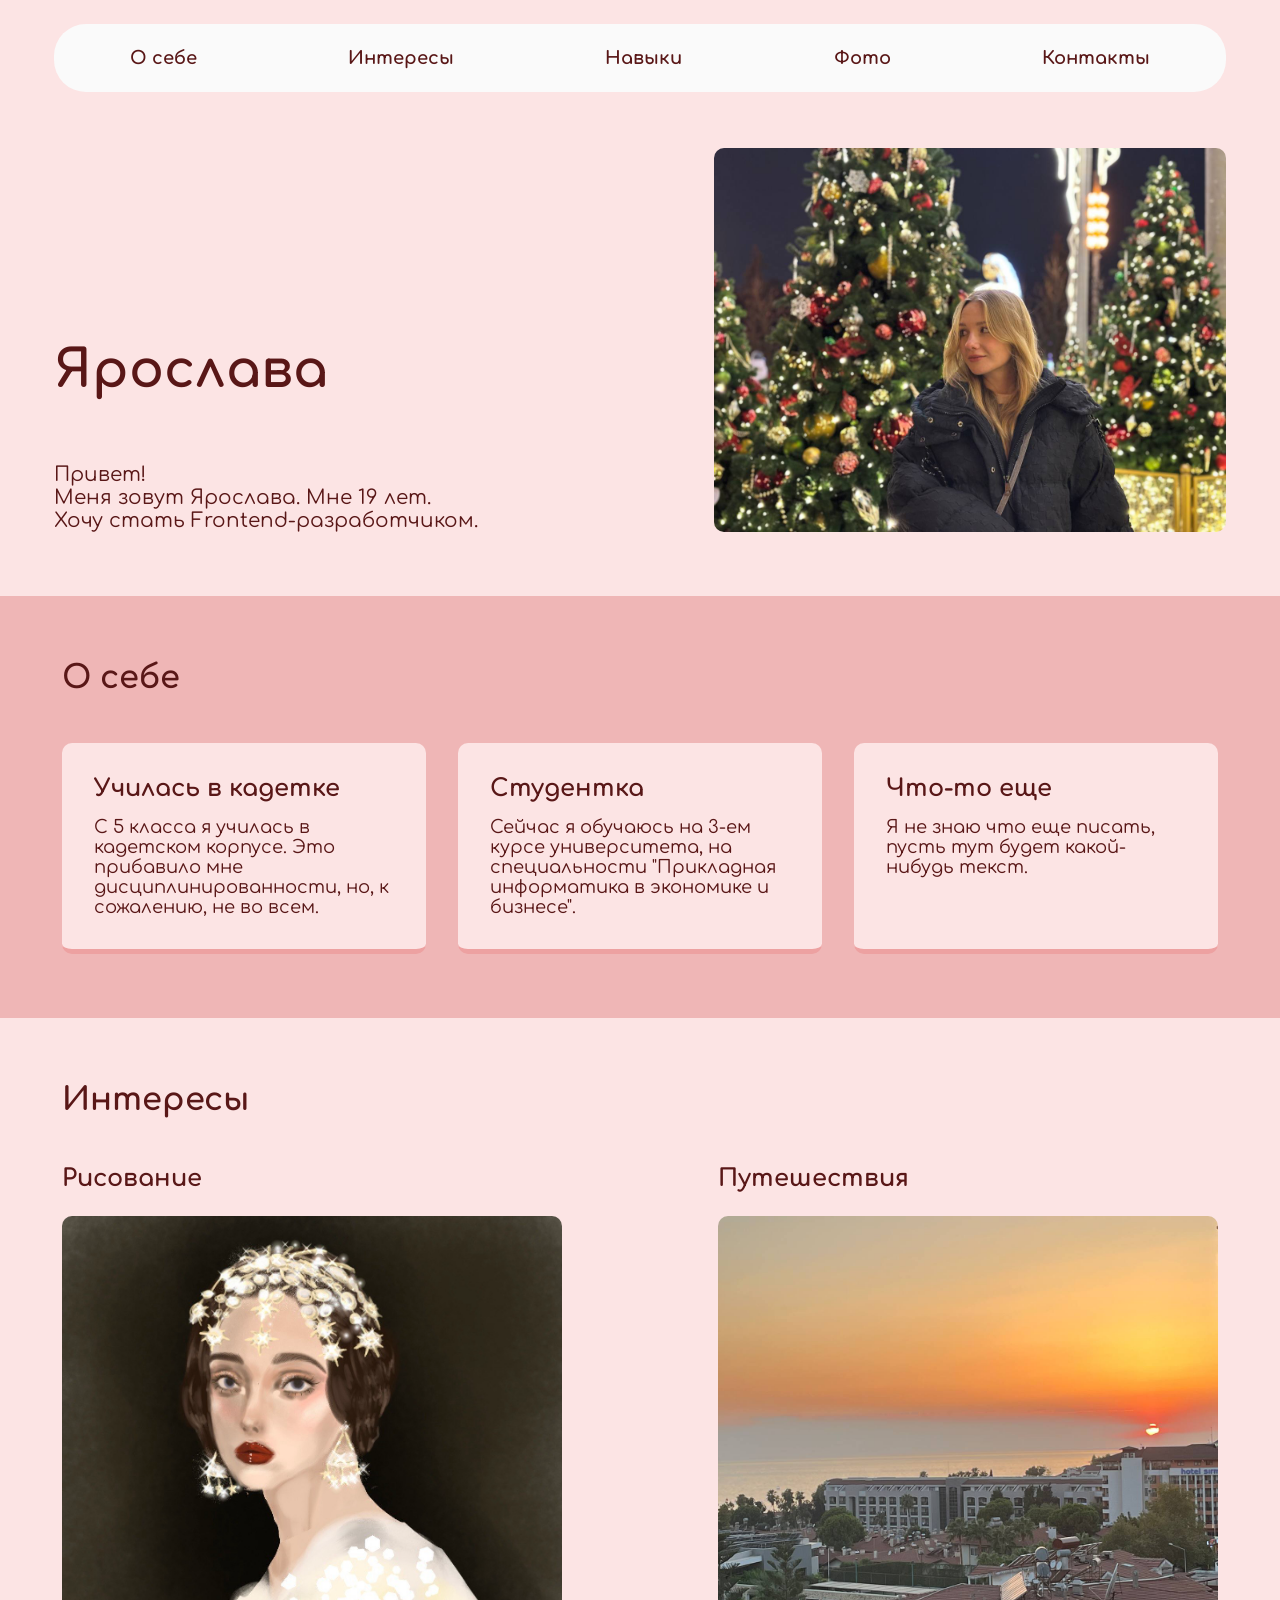
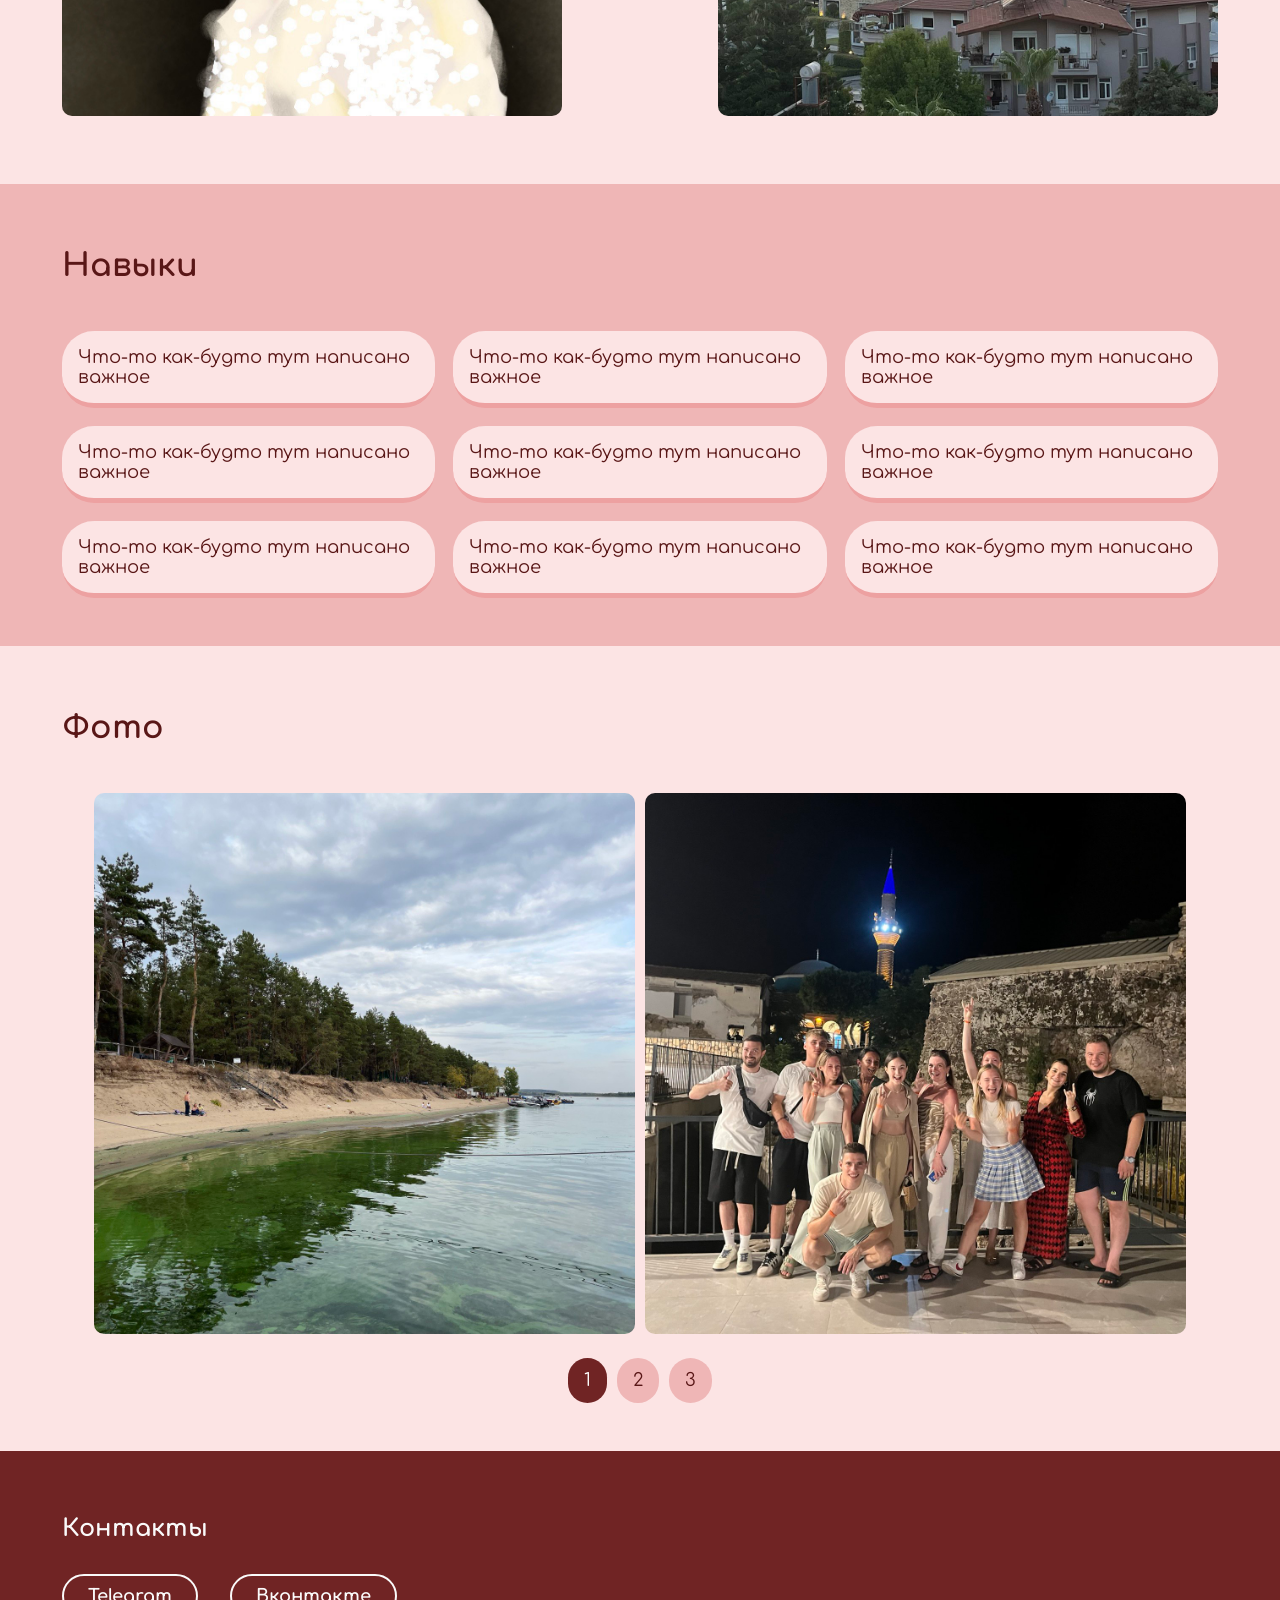
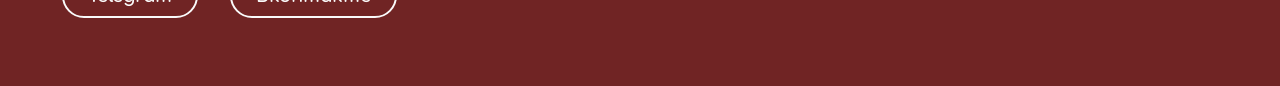
<file: index.html>
<!doctype html>
<html lang="ru">
  <head>
    <meta charset="UTF-8" />
    <meta name="viewport" content="width=device-width, initial-scale=1.0" />
    <title>Visit</title>
    <link rel="preconnect" href="https://fonts.googleapis.com" />
    <link rel="preconnect" href="https://fonts.gstatic.com" crossorigin />
    <link
      href="https://fonts.googleapis.com/css2?family=Comfortaa:wght@300..700&family=Fira+Sans:wght@400;700&display=swap"
      rel="stylesheet"
    />
    <link rel="stylesheet" href="./styles/footer.css" />
    <link rel="stylesheet" href="./styles/global.css" />
    <link rel="stylesheet" href="./styles/header.css" />
    <link rel="stylesheet" href="./styles/pages.css" />
  </head>
  <body>
    <header class="header">
      <nav>
        <ul class="menu">
          <li class="menu__item"><a href="#about">О себе</a></li>
          <li class="menu__item"><a href="#interests">Интересы</a></li>
          <li class="menu__item"><a href="#skills">Навыки</a></li>
          <li class="menu__item"><a href="#photo">Фото</a></li>
          <li class="menu__item"><a href="#footer">Контакты</a></li>
        </ul>
      </nav>
    </header>
    <main>
      <section class="me">
        <div class="me__wrapper">
          <div>
            <h1 class="me__name">Ярослава</h1>
            <div class="me__text">
              Привет! <br />Меня зовут Ярослава. Мне 19 лет. <br />Хочу стать
              Frontend-разработчиком.
            </div>
          </div>
          <img
            class="me__photo"
            src="./img/photo_2025-12-07_18-13-55.jpg"
            alt="Персональное фото"
          />
        </div>
      </section>
      <section class="about" id="about">
        <div class="about__wrapper">
          <h2 class="about__start">О себе</h2>
          <ul class="about__facts">
            <li class="about__facts__item">
              <h3>Училась в кадетке</h3>
              <div class="about__facts__text">
                С 5 класса я училась в кадетском корпусе. Это прибавило мне
                дисциплинированности, но, к сожалению, не во всем.
              </div>
            </li>
            <li class="about__facts__item">
              <h3>Студентка</h3>
              <div class="about__facts__text">
                Сейчас я обучаюсь на 3-ем курсе университета, на специальности
                "Прикладная информатика в экономике и бизнесе".
              </div>
            </li>
            <li class="about__facts__item">
              <h3>Что-то еще</h3>
              <div class="about__facts__text">
                Я не знаю что еще писать, пусть тут будет какой-нибудь текст.
              </div>
            </li>
          </ul>
        </div>
      </section>
      <section class="interests" id="interests">
        <div class="interests__wrapper">
          <h2 class="interests__start">Интересы</h2>
          <ul class="interests__points">
            <li class="interests__points__item">
              <h3 class="interests__points__text">Рисование</h3>
              <img
                class="interests__photo"
                src="./img/рисунок.jpg"
                alt="рисунок"
              />
            </li>
            <li class="interests__points__item">
              <h3 class="interests__points__text">Путешествия</h3>
              <img
                class="interests__photo"
                src="./img/турция.jpg"
                alt="рисунок"
              />
            </li>
          </ul>
        </div>
      </section>
      <section class="skills" id="skills">
        <div class="skills__wrapper">
          <h2 class="skills__start">Навыки</h2>
          <ul class="skills__points">
            <li class="skills__points__item">
              Что-то как-будто тут написано важное
            </li>
            <li class="skills__points__item">
              Что-то как-будто тут написано важное
            </li>
            <li class="skills__points__item">
              Что-то как-будто тут написано важное
            </li>
            <li class="skills__points__item">
              Что-то как-будто тут написано важное
            </li>
            <li class="skills__points__item">
              Что-то как-будто тут написано важное
            </li>
            <li class="skills__points__item">
              Что-то как-будто тут написано важное
            </li>
            <li class="skills__points__item">
              Что-то как-будто тут написано важное
            </li>
            <li class="skills__points__item">
              Что-то как-будто тут написано важное
            </li>
            <li class="skills__points__item">
              Что-то как-будто тут написано важное
            </li>
          </ul>
        </div>
      </section>
      <section class="photo" id="photo">
        <div class="photo__wrapper">
          <h2 class="photo__start">Фото</h2>
          <input type="radio" id="page1" name="page" checked />
          <input type="radio" id="page2" name="page" />
          <input type="radio" id="page3" name="page" />
          <div class="photo__points">
            <img
              class="photo__points__item group1"
              src="./img/фото1.jpg"
              alt="Фото"
              width="541"
              height="541"
            />
            <img
              class="photo__points__item group1"
              src="./img/фото2.jpg"
              alt="Фото"
              width="541"
              height="541"
            />
            <img
              class="photo__points__item group2"
              src="./img/фото3.jpg"
              alt="Фото"
              width="541"
              height="541"
            />
            <img
              class="photo__points__item group2"
              src="./img/фото4.jpg"
              alt="Фото"
              width="541"
              height="541"
            />
            <img
              class="photo__points__item group3"
              src="./img/фото5.jpg"
              alt="Фото"
              width="541"
              height="541"
            />
            <img
              class="photo__points__item group3"
              src="./img/фото7.jpg"
              alt="Фото"
              width="541"
              height="541"
            />
          </div>
          <nav class="pagination">
            <ul>
              <li><label for="page1" class="photo__page active">1</label></li>
              <li><label for="page2" class="photo__page">2</label></li>
              <li><label for="page3" class="photo__page">3</label></li>
            </ul>
          </nav>
        </div>
      </section>
    </main>
    <footer class="footer" id="footer">
      <div class="footer__wrapper">
        <h3 class="footer__start">Контакты</h3>
        <ul class="footer__points">
          <li>
            <a
              href="https://t.me/zaayvvv"
              target="_blank"
              class="footer__points__item"
              >Telegram</a
            >
          </li>
          <li>
            <a
              href="https://vk.com/wrslw"
              target="_blank"
              class="footer__points__item"
              >Вконтакте</a
            >
          </li>
        </ul>
      </div>
    </footer>
  </body>
</html>
</file>
<file: styles/footer.css>
.footer {
    background-color: var(--color-footer);
}

.footer__wrapper {
    max-width: 1220px;
    margin: 0 auto;
    padding: 32px 32px 52px;
}

.footer__start {
    color: var(--color-bg-light);
    margin: 32px 0;
}

.footer__points {
    display: flex;
    gap: 32px;

    padding: 0;
    list-style: none;
}

.footer__points__item {
    font-family: "Comfortaa", sans-serif;
    font-size: 18px;
    font-weight: 700;
    color: var(--color-bg-light);

    padding: 10px 24px;
    border: 2px solid var(--color-bg-light);
    border-radius: var(--border-32);

    transition: tramsform 0.5s ease;
    display: inline-block;
}

.footer__points__item:hover {
    transform: scale(1.05);
}

@media (max-width: 560px) {
    .footer__points {
        flex-direction: column;
        align-items: start;
    }
}
</file>
<file: styles/global.css>
:root {
    --color-bg: #fce4e4;
    --color-bg-med: #efb6b6;
    --color-stroke: #eda1a1;
    --color-text: #591717;
    --color-bg-light: #fafafa;
    --color-footer: #702424;
    --border-32: 32px;
    --border-10: 10px;
}


* {
    box-sizing: border-box;
}

html {
    scroll-behavior: smooth;
}

a {
    text-decoration: none;
    color: var(--color-text);
}

body {
    background-color: var(--color-bg);
    margin: 0;
}

h2 {
    margin: 0;

    font-family: "Comfortaa", sans-serif;
    font-size: 32px;
    font-weight: 700;
}

h3 {
    margin: 0;

    font-family: "Comfortaa", sans-serif;
    font-size: 24px;
    font-weight: 700;
}
</file>
<file: styles/header.css>
.header {
    position: sticky;
    top: 5px;
    max-width: 1220px;
    margin: 24px auto;
    padding: 0 24px;
    z-index: 1;
}

.menu {
    list-style: none;
    display: flex;
    flex-wrap: wrap;
    justify-content: space-around;
    margin: 0 auto;
    padding: 24px 0;
    border-radius: var(--border-32);
    background-color: var(--color-bg-light);
}

.menu__item {
    font-family: "Comfortaa", sans-serif;
    font-size: 18px;
    font-weight: 700;
    color: var(--color-text);
    transition: color 0.3s ease;
}

.menu__item a:hover {
    color: var(--color-stroke);
}

@media (max-width: 960px) {
    .menu {
        justify-content: center;
        gap: 15px;
    }
}
</file>
<file: styles/pages.css>
/*me*/

.me__wrapper {
    max-width: 1220px;
    margin: 0 auto;
    padding: 32px 24px 64px;

    display: flex;
    justify-content: space-between;
    align-items: end;
}

.me__name {
    font-family: "Comfortaa", sans-serif;
    font-weight: 700;
    font-size: 52px;
    color: var(--color-text);

    margin-bottom: 64px;
}

.me__text {
    font-family: "Comfortaa", sans-serif;
    font-weight: 400;
    font-size: 20px;
    color: var(--color-text);
}

.me__photo {
    width: 512px;
    border-radius: var(--border-10);
}

@media (max-width: 960px) {
    .me__wrapper {
        flex-direction: column;
        align-items: center;
        gap: 15px;
    }
    .me__photo {
        max-width: 350px;
    }
    .me__name {
        margin-bottom: 24px;
    }
    .me__text {
        max-width: 350px;
    }
}

/*about*/

.about {
    background-color: var(--color-bg-med);
}

.about__wrapper {
    max-width: 1220px;
    margin: 0 auto;
    padding: 32px;
}

.about__start {
    color: var(--color-text);
    margin: 32px 0 48px;
}

.about__facts {
    margin-bottom: 32px;
    padding: 0;
    list-style: none;

    display: grid;
    grid-template-columns: repeat(3, 1fr);
    gap: 32px;

    color: var(--color-text);
}

.about__facts__item {
    background-color: var(--color-bg);
    padding: 32px;
    border-radius: var(--border-10);
    border-bottom: 5px solid var(--color-stroke);
    color: var(--color-text);
    transition: transform 0.3s ease;
}

.about__facts__item:hover {
    transform: translateY(-5px);
}

.about__facts__text {
    font-family: "Comfortaa", sans-serif;
    font-weight: 400;
    font-size: 18px;
    color: var(--color-text);

    margin-top: 15px;
}

@media (max-width: 960px) {
    .about__facts {
        grid-template-columns: repeat(1, 1fr);
    }
}

/*interests*/

.interests {
    background-color: var(--color-bg);
}

.interests__wrapper {
    max-width: 1220px;
    margin: 0 auto;
    padding: 32px;
}

.interests__start {
    color: var(--color-text);
    margin: 32px 0 48px;
}

.interests__points {
    margin-bottom: 32px;
    padding: 0;

    display: flex;
    gap: calc(1220px - 32px * 2 - 500px * 2);

    color: var(--color-text);
}

.interests__points__item {
    list-style: none;
}

.interests__photo {
    max-width: 500px;
    border-radius: var(--border-10);
}

.interests__points__text {
    color: var(--color-text);
    margin-bottom: 24px;
}

@media (max-width: 1200px) {
    .interests__points {
        flex-direction: column;
        gap: 15px;
        align-items: center;
    }
}

@media (max-width: 720px) {
    .interests__photo {
        max-width: 350px;
    }
}

/*skills*/

.skills {
    background-color: var(--color-bg-med);
}

.skills__wrapper {
    max-width: 1220px;
    margin: 0 auto;
    padding: 32px;
}

.skills__start {
    color: var(--color-text);
    margin: 32px 0 48px;
}

.skills__points {
    display: grid;
    grid-template-columns: repeat(3, 1fr);
    gap: 18px;
    justify-items: center;
    padding: 0;
}

.skills__points__item {
    color: var(--color-text);
    font-family: "Comfortaa", sans-serif;
    font-weight: 400;
    font-size: 18px;
    list-style: none;

    background-color: var(--color-bg);
    border-radius: var(--border-32);
    padding: 16px;
    border-bottom: 5px solid var(--color-stroke);
    transition: transform 0.3s ease;
}

.skills__points__item:hover {
    transform: translateY(-3px);
}

@media (max-width: 720px) {
    .skills__points {
        grid-template-columns: repeat(2, 1fr);
    }
}

/*photo*/

.photo__wrapper {
    max-width: 1220px;
    margin: 0 auto;
    padding: 32px;
}

.photo__start {
    color: var(--color-text);
    margin: 32px 0 48px;
}

.photo__points {
    display: grid;
    grid-template-columns: repeat(2, 1fr);
    gap: 10px;
    margin-bottom: 24px;
    padding: 0 32px;
}

.photo__points__item {
    display: none;
    border-radius: var(--border-10);
}

.photo__wrapper input[type="radio"] {
    display: none;
}

.pagination ul {
    display: flex;
    list-style: none;
    gap: 10px;
    justify-content: center;
    padding: 0;
}

.photo__page {
    color: var(--color-text);
    font-family: "Comfortaa", sans-serif;
    font-weight: 400;
    font-size: 18px;
    line-height: 1.6;
    cursor: pointer;

    background-color: var(--color-bg-med);
    display: inline-block;
    padding: 8px 16px;
    border-radius: var(--border-32);
    transition: transform 0.3s ease,
        color 0.3s ease;
}

.photo__page:hover {
    transform: scale(1.07);
    color: var(--color-bg-light);
}

#page1:checked ~ .pagination label[for="page1"],
#page2:checked ~ .pagination label[for="page2"], 
#page3:checked ~ .pagination label[for="page3"] {
    background-color: var(--color-footer);
    color: var(--color-bg-light);
}

#page1:checked ~ .photo__points .group1,
#page2:checked ~ .photo__points .group2,
#page3:checked ~ .photo__points .group3 {
    display: block;
}

@media (max-width: 1220px) {
    .photo__points {
        grid-template-columns: repeat(1, 1fr);
        justify-items: center;
    }
}

@media (max-width: 720px) {
    .photo__points__item {
        width: 350px;
        height: 350px;
    }
}

@media (max-width: 480px) {
    .photo__points__item {
        width: 250px;
        height: 250px;
    }
}
</file>
